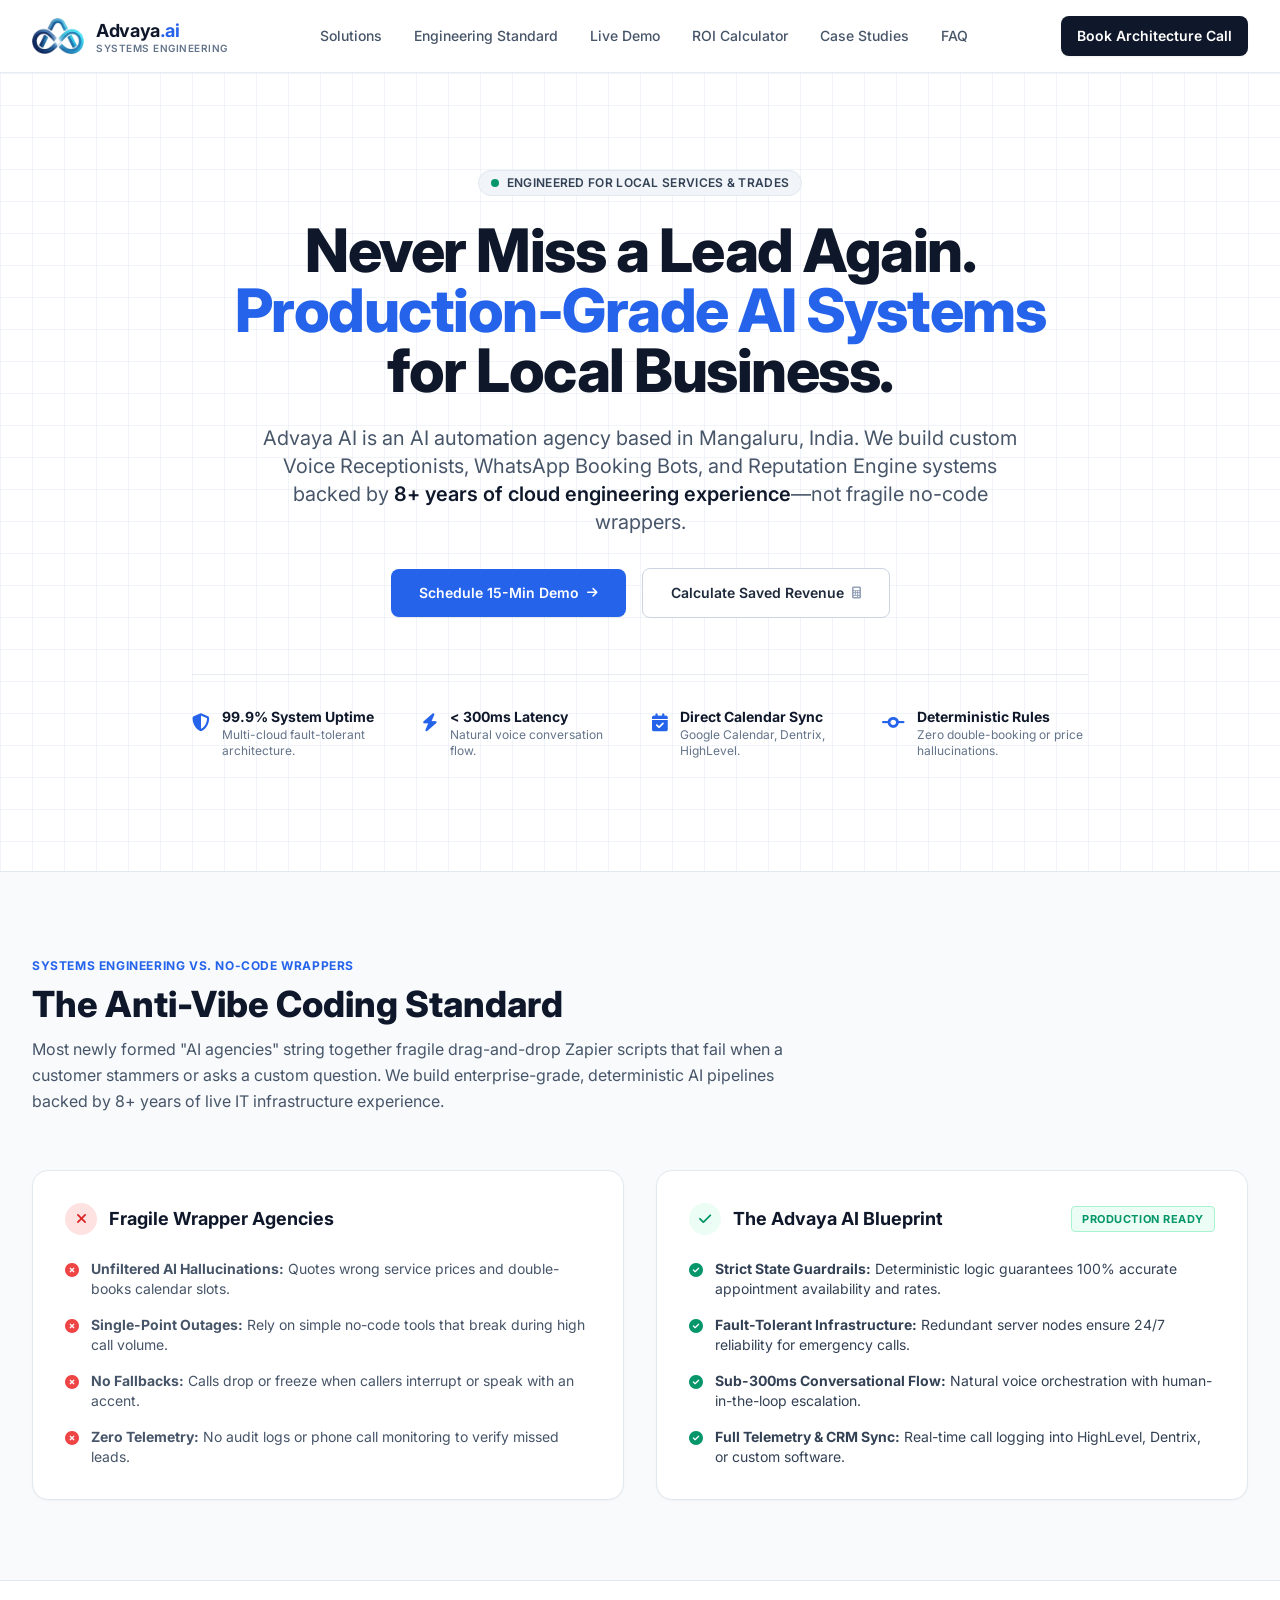
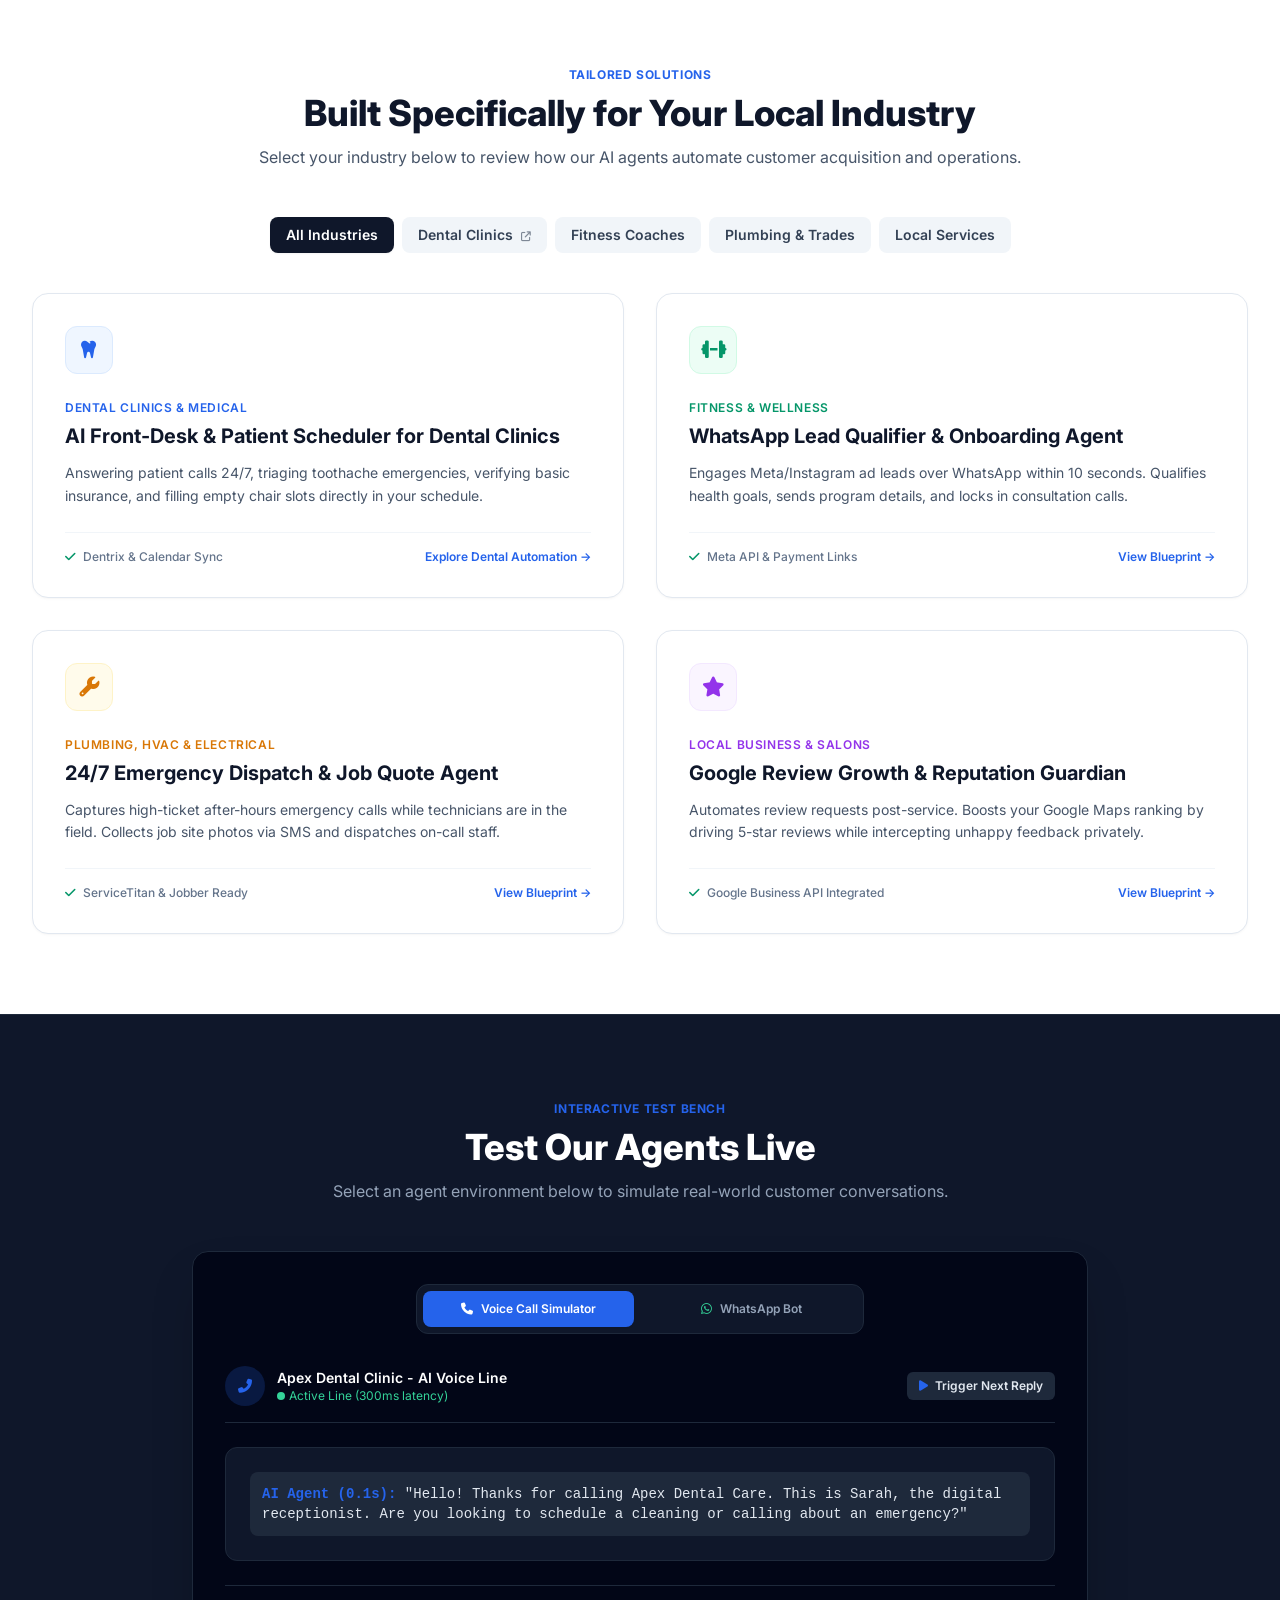
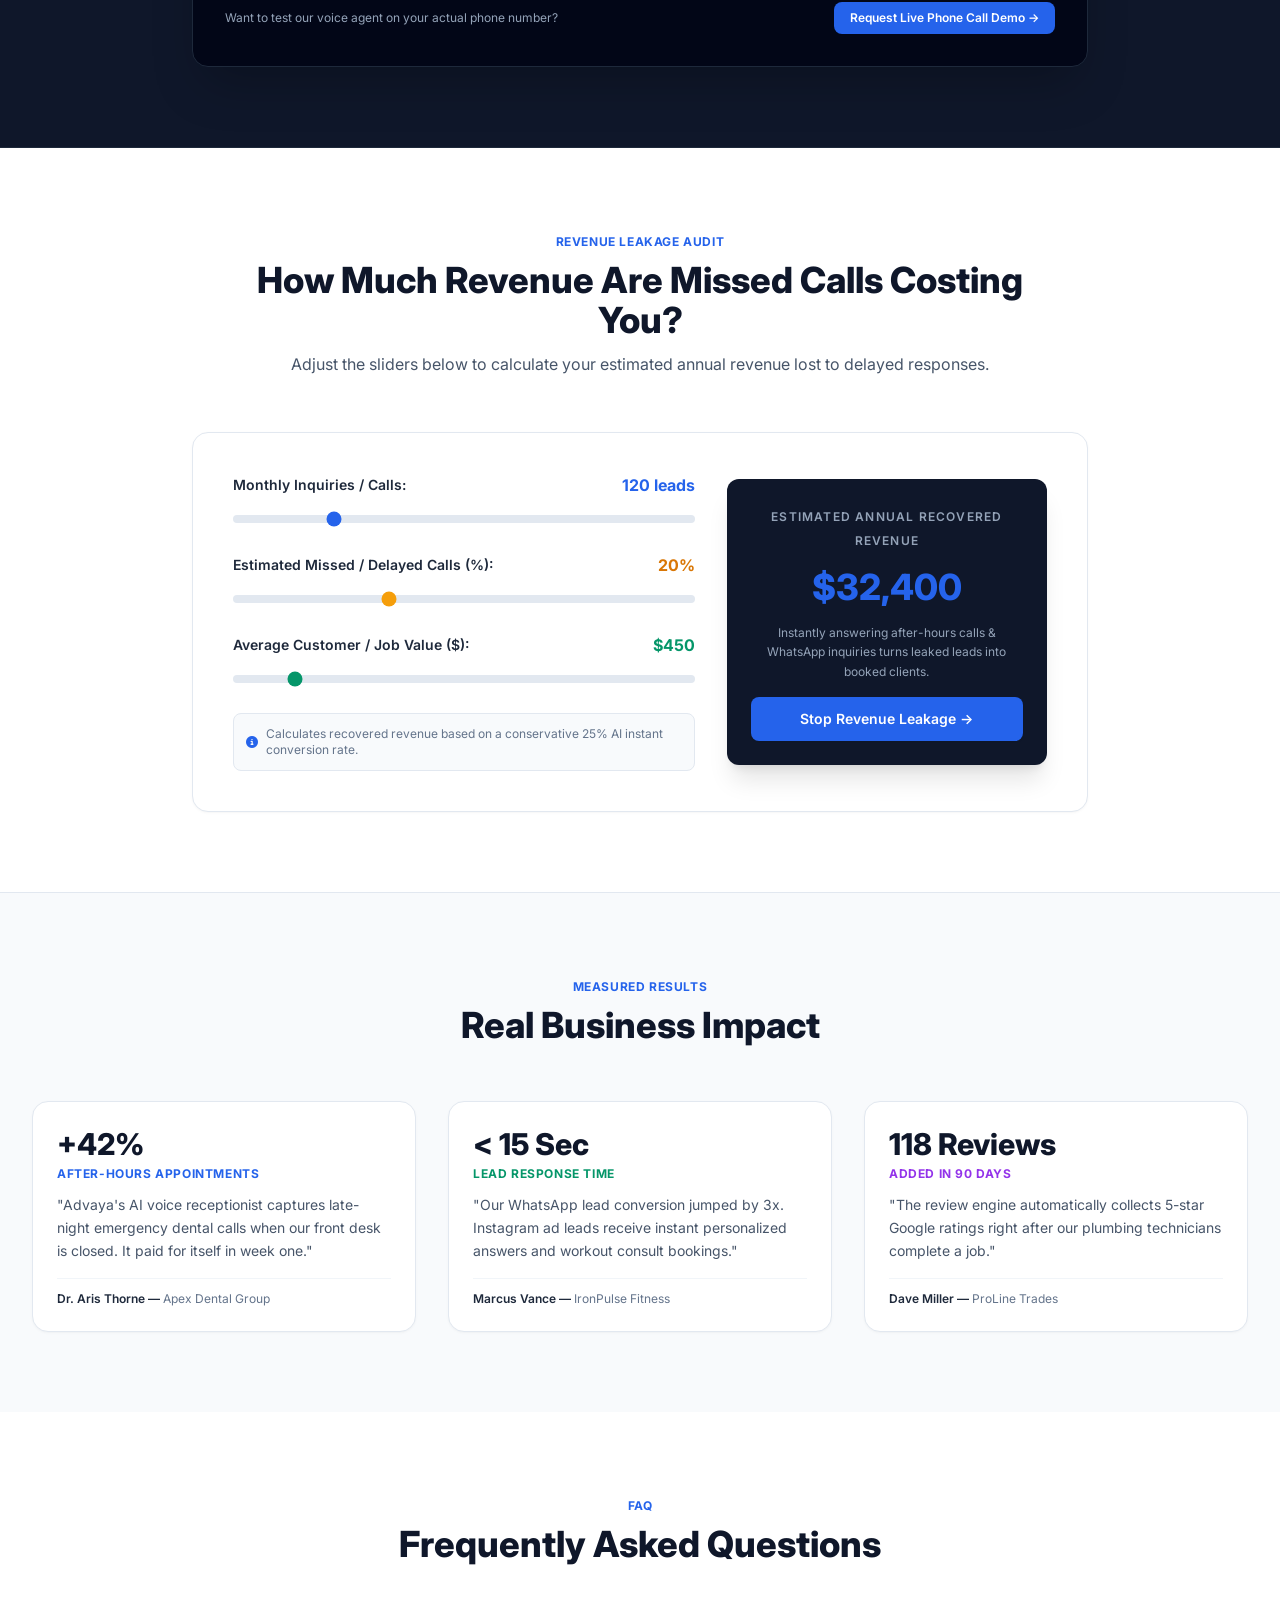
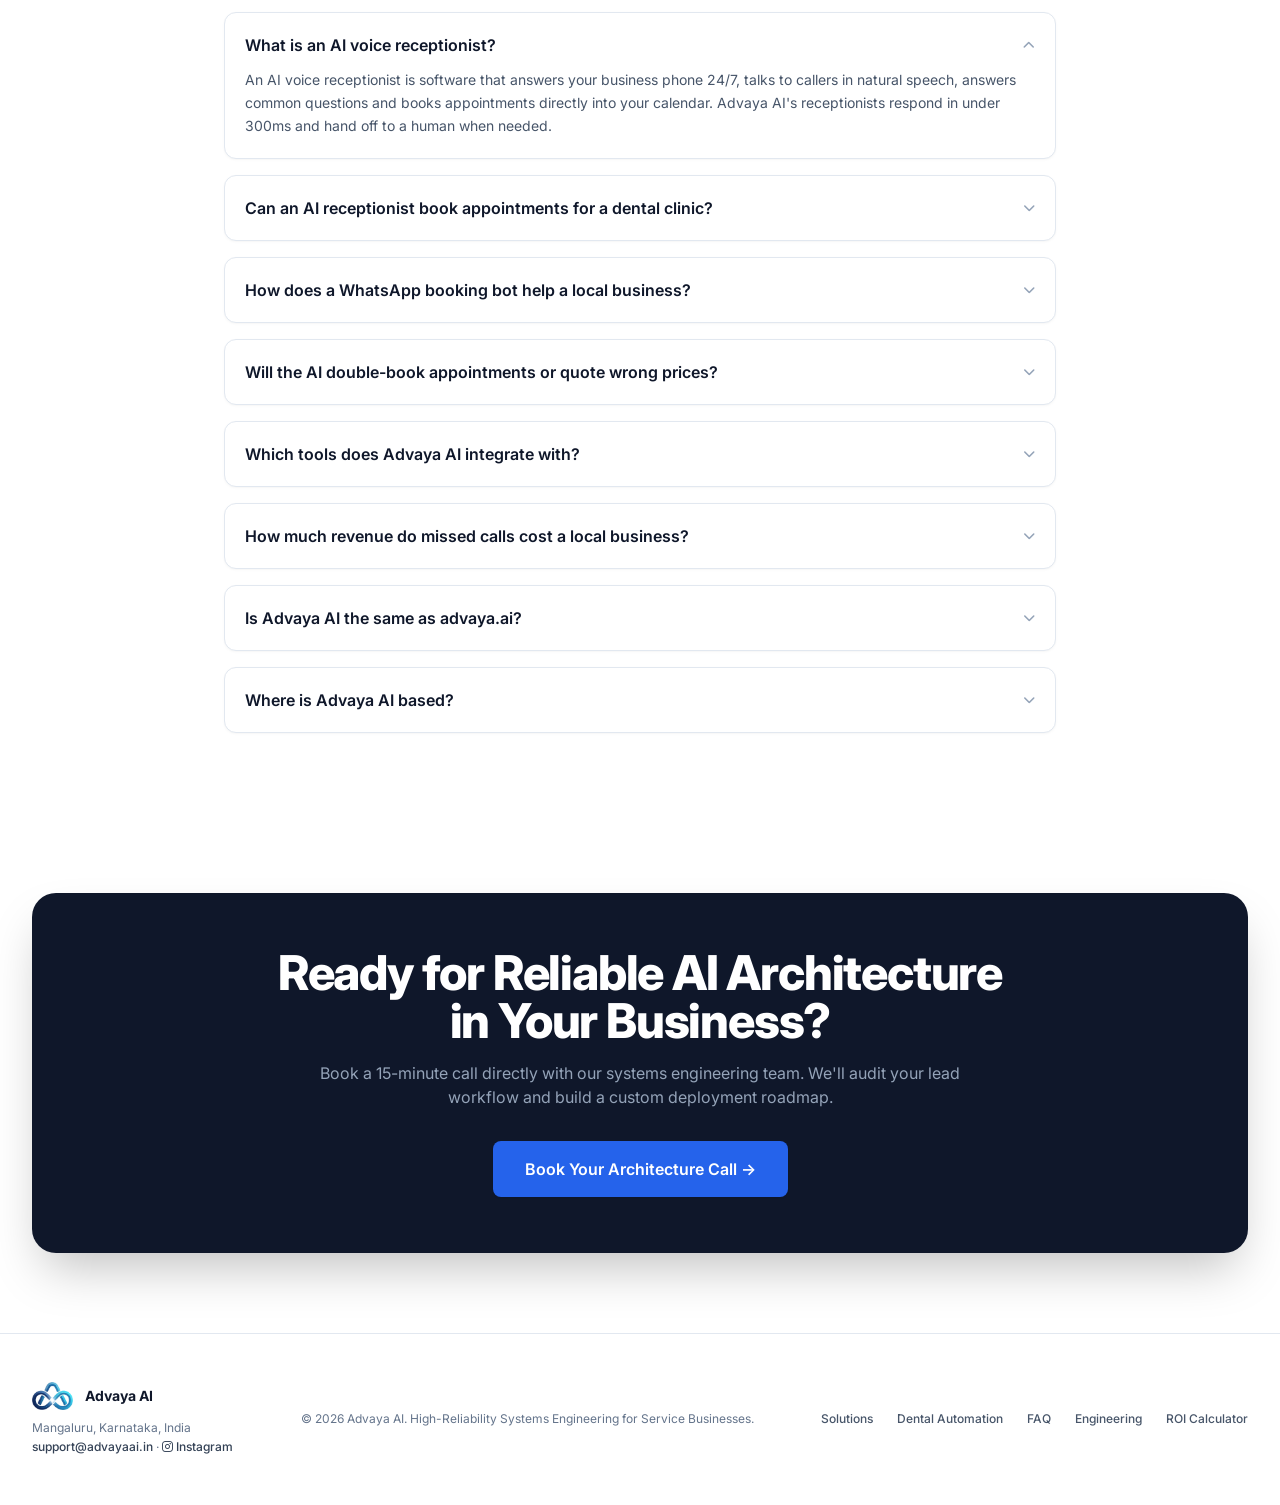
<file: index.html>
<!DOCTYPE html>
<html lang="en" class="scroll-smooth">
<head>
    <meta charset="UTF-8">
    <meta name="viewport" content="width=device-width, initial-scale=1.0">
    <title>Advaya AI | AI Receptionists & WhatsApp Booking Bots</title>
    <meta name="description" content="Advaya AI is an AI automation agency in Mangaluru, India, building AI voice receptionists, WhatsApp booking bots and review automation for local businesses.">
    <meta name="robots" content="index, follow, max-image-preview:large, max-snippet:-1, max-video-preview:-1">
    <meta name="author" content="Advaya AI">
    <meta name="theme-color" content="#0F172A">
    <link rel="canonical" href="https://advayaai.in/">
    <link rel="icon" href="/favicon.ico" sizes="48x48">
    <link rel="icon" type="image/png" sizes="48x48" href="/assets/favicon-48.png">
    <link rel="icon" type="image/png" sizes="96x96" href="/assets/favicon-96.png">
    <link rel="icon" type="image/png" sizes="192x192" href="/assets/favicon-192.png">
    <link rel="apple-touch-icon" href="/assets/apple-touch-icon.png">

    <!-- Open Graph / Social -->
    <meta property="og:type" content="website">
    <meta property="og:site_name" content="Advaya AI">
    <meta property="og:title" content="Advaya AI | AI Receptionists & WhatsApp Booking Bots">
    <meta property="og:description" content="24/7 AI receptionists, WhatsApp lead bots and review automation for dental clinics, gyms, trades and local services. Built by cloud engineers, not no-code wrappers.">
    <meta property="og:url" content="https://advayaai.in/">
    <meta property="og:locale" content="en_US">
    <meta property="og:image" content="https://advayaai.in/assets/og-image.jpg">
    <meta property="og:image:width" content="1200">
    <meta property="og:image:height" content="630">
    <meta property="og:image:alt" content="Advaya AI logo with tagline: AI voice receptionists, WhatsApp booking bots and review automation for local businesses">
    <meta name="twitter:image" content="https://advayaai.in/assets/og-image.jpg">
    <meta name="twitter:card" content="summary_large_image">
    <meta name="twitter:title" content="Advaya AI | AI Voice Receptionist & WhatsApp Booking Bots">
    <meta name="twitter:description" content="Never miss a lead again. Production-grade AI systems for local businesses.">

    <!-- Structured data (SEO + Answer Engines) -->
    <script type="application/ld+json">
    {
      "@context": "https://schema.org",
      "@graph": [
        {
          "@type": "Organization",
          "@id": "https://advayaai.in/#organization",
          "name": "Advaya AI",
          "url": "https://advayaai.in/",
          "logo": {
            "@type": "ImageObject",
            "url": "https://advayaai.in/assets/logo-512.png",
            "width": 512,
            "height": 512
          },
          "image": "https://advayaai.in/assets/og-image.jpg",
          "description": "Advaya AI (advayaai.in) is an AI automation agency based in Mangaluru, India, that builds production-grade AI voice receptionists, WhatsApp booking bots and reputation automation for local service businesses. Not affiliated with advaya.ai.",
          "email": "support@advayaai.in",
          "address": {
            "@type": "PostalAddress",
            "addressLocality": "Mangaluru",
            "addressRegion": "Karnataka",
            "addressCountry": "IN"
          },
          "contactPoint": {
            "@type": "ContactPoint",
            "contactType": "customer support",
            "email": "support@advayaai.in",
            "availableLanguage": [
              "English"
            ]
          },
          "sameAs": [
            "https://www.instagram.com/advaya__ai/",
            "https://dental.advayaai.in/"
          ],
          "knowsAbout": [
            "AI voice receptionist",
            "WhatsApp chatbot",
            "Appointment scheduling automation",
            "Dental practice automation",
            "Google review automation",
            "Lead qualification"
          ],
          "alternateName": [
            "Advaya AI Agency",
            "advayaai.in"
          ],
          "areaServed": [
            "IN",
            "US",
            "AE",
            "GB"
          ]
        },
        {
          "@type": "WebSite",
          "@id": "https://advayaai.in/#website",
          "url": "https://advayaai.in/",
          "name": "Advaya AI",
          "publisher": {
            "@id": "https://advayaai.in/#organization"
          },
          "inLanguage": "en"
        },
        {
          "@type": "WebPage",
          "@id": "https://advayaai.in/#webpage",
          "url": "https://advayaai.in/",
          "name": "AI Voice Receptionist & WhatsApp Booking Bots for Local Businesses",
          "isPartOf": {
            "@id": "https://advayaai.in/#website"
          },
          "about": {
            "@id": "https://advayaai.in/#organization"
          },
          "speakable": {
            "@type": "SpeakableSpecification",
            "cssSelector": [
              "h1",
              "#hero-summary",
              "#faq"
            ]
          }
        },
        {
          "@type": "ProfessionalService",
          "@id": "https://advayaai.in/#service",
          "name": "Advaya AI",
          "url": "https://advayaai.in/",
          "provider": {
            "@id": "https://advayaai.in/#organization"
          },
          "areaServed": "Worldwide",
          "hasOfferCatalog": {
            "@type": "OfferCatalog",
            "name": "AI Automation Services",
            "itemListElement": [
              {
                "@type": "Offer",
                "itemOffered": {
                  "@type": "Service",
                  "name": "Dental Clinic AI Front-Desk & Patient Scheduler",
                  "url": "https://dental.advayaai.in/",
                  "description": "24/7 AI receptionist that answers patient calls, triages dental emergencies, verifies basic insurance and books appointments into Dentrix or Google Calendar."
                }
              },
              {
                "@type": "Offer",
                "itemOffered": {
                  "@type": "Service",
                  "name": "WhatsApp Lead Qualifier & Onboarding Agent",
                  "description": "Responds to Meta and Instagram ad leads on WhatsApp within 10 seconds, qualifies goals and books consultations for fitness and wellness businesses."
                }
              },
              {
                "@type": "Offer",
                "itemOffered": {
                  "@type": "Service",
                  "name": "24/7 Emergency Dispatch & Job Quote Agent",
                  "description": "Captures after-hours plumbing, HVAC and electrical emergency calls, collects job photos via SMS and dispatches on-call technicians."
                }
              },
              {
                "@type": "Offer",
                "itemOffered": {
                  "@type": "Service",
                  "name": "Google Review Growth & Reputation Guardian",
                  "description": "Automates post-service Google review requests and routes unhappy feedback privately to improve local Google Maps ranking."
                }
              }
            ]
          }
        },
        {
          "@type": "FAQPage",
          "@id": "https://advayaai.in/#faq",
          "mainEntity": [
            {
              "@type": "Question",
              "name": "What is an AI voice receptionist?",
              "acceptedAnswer": {
                "@type": "Answer",
                "text": "An AI voice receptionist is software that answers your business phone 24/7, talks to callers in natural speech, answers common questions and books appointments directly into your calendar. Advaya AI's receptionists respond in under 300ms and hand off to a human when needed."
              }
            },
            {
              "@type": "Question",
              "name": "Can an AI receptionist book appointments for a dental clinic?",
              "acceptedAnswer": {
                "@type": "Answer",
                "text": "Yes. Advaya AI's dental front-desk agent answers patient calls, triages toothache emergencies, verifies basic insurance details and books open chair slots directly into Dentrix or Google Calendar, including after hours."
              }
            },
            {
              "@type": "Question",
              "name": "How does a WhatsApp booking bot help a local business?",
              "acceptedAnswer": {
                "@type": "Answer",
                "text": "A WhatsApp booking bot replies to new leads within seconds, asks qualifying questions, shares service details and books a consultation. Fast replies stop ad leads going cold and raise conversion rates."
              }
            },
            {
              "@type": "Question",
              "name": "Will the AI double-book appointments or quote wrong prices?",
              "acceptedAnswer": {
                "@type": "Answer",
                "text": "No. Advaya AI uses deterministic rules and state guardrails, so availability and pricing come from your real calendar and price list rather than being generated by the AI model."
              }
            },
            {
              "@type": "Question",
              "name": "Which tools does Advaya AI integrate with?",
              "acceptedAnswer": {
                "@type": "Answer",
                "text": "Advaya AI integrates with Google Calendar, Dentrix, HighLevel, ServiceTitan, Jobber, the Meta WhatsApp Business API, payment links and the Google Business Profile API, plus custom software through APIs."
              }
            },
            {
              "@type": "Question",
              "name": "How much revenue do missed calls cost a local business?",
              "acceptedAnswer": {
                "@type": "Answer",
                "text": "A business with 120 monthly inquiries, a 20% missed-call rate and a $450 average job value can recover about $32,400 per year by answering every call instantly, assuming a conservative 25% conversion rate on recovered leads."
              }
            },
            {
              "@type": "Question",
              "name": "Is Advaya AI the same as advaya.ai?",
              "acceptedAnswer": {
                "@type": "Answer",
                "text": "No. Advaya AI, at advayaai.in, is an AI automation agency based in Mangaluru, India, that builds AI voice receptionists, WhatsApp booking bots and review automation for local businesses. It is not affiliated with advaya.ai or with other similarly named companies such as Advaiya or AdvayAI."
              }
            },
            {
              "@type": "Question",
              "name": "Where is Advaya AI based?",
              "acceptedAnswer": {
                "@type": "Answer",
                "text": "Advaya AI is based in Mangaluru, Karnataka, India, and works with clinics and local service businesses in India, the US, the UAE and the UK. You can reach the team at support@advayaai.in."
              }
            }
          ]
        }
      ]
    }
    </script>
    <!-- Tailwind CSS, prebuilt (see tailwind/tailwind.config.js for the rebuild command) -->
    <link rel="stylesheet" href="/assets/tailwind.css">
    <!-- Font Awesome Icons -->
    <link rel="stylesheet" href="https://cdnjs.cloudflare.com/ajax/libs/font-awesome/6.5.1/css/all.min.css">
    <!-- Google Fonts: Inter -->
    <link rel="preconnect" href="https://fonts.googleapis.com">
    <link rel="preconnect" href="https://fonts.gstatic.com" crossorigin>
    <link href="https://fonts.googleapis.com/css2?family=Inter:wght@300;400;500;600;700;800&display=swap" rel="stylesheet">
    <style>
        body {
            background-color: #FFFFFF;
            color: #0F172A;
            font-family: 'Inter', sans-serif;
            -webkit-font-smoothing: antialiased;
        }

        .clean-card {
            background-color: #FFFFFF;
            border: 1px solid #E2E8F0;
            box-shadow: 0 1px 3px 0 rgba(15, 23, 42, 0.03), 0 1px 2px -1px rgba(15, 23, 42, 0.03);
            transition: all 0.2s ease-in-out;
        }

        .clean-card-hover:hover {
            border-color: #CBD5E1;
            box-shadow: 0 10px 25px -5px rgba(15, 23, 42, 0.08), 0 8px 10px -6px rgba(15, 23, 42, 0.04);
            transform: translateY(-2px);
        }

        .subtle-grid-bg {
            background-size: 32px 32px;
            background-image: linear-gradient(to right, rgba(226, 232, 240, 0.5) 1px, transparent 1px),
                              linear-gradient(to bottom, rgba(226, 232, 240, 0.5) 1px, transparent 1px);
        }

        /* Custom Scrollbar */
        ::-webkit-scrollbar {
            width: 8px;
        }
        ::-webkit-scrollbar-track {
            background: #F8FAFC;
        }
        ::-webkit-scrollbar-thumb {
            background: #CBD5E1;
            border-radius: 4px;
        }
        ::-webkit-scrollbar-thumb:hover {
            background: #94A3B8;
        }

        .call-pulse {
            animation: pulseRing 2s infinite;
        }
        @keyframes pulseRing {
            0% { box-shadow: 0 0 0 0 rgba(37, 99, 235, 0.4); }
            70% { box-shadow: 0 0 0 12px rgba(37, 99, 235, 0); }
            100% { box-shadow: 0 0 0 0 rgba(37, 99, 235, 0); }
        }
    </style>
</head>
<body class="selection:bg-brand-blue selection:text-white">

    <!-- HEADER / NAVIGATION -->
    <header class="sticky top-0 z-40 bg-white/90 backdrop-blur-md border-b border-slate-200/80">
        <div class="max-w-7xl mx-auto px-4 sm:px-6 lg:px-8 h-18 py-4 flex items-center justify-between">
            
            <!-- Logo -->
            <a href="/" class="flex items-center gap-3" aria-label="Advaya AI home">
                <img src="assets/logo.png" alt="Advaya AI logo" width="52" height="36" class="h-9 w-auto" fetchpriority="high">
                <div>
                    <span class="text-lg font-bold tracking-tight text-slate-900">Advaya<span class="text-brand-blue">.ai</span></span>
                    <span class="block text-[10px] uppercase font-semibold text-slate-500 tracking-wider -mt-1">Systems Engineering</span>
                </div>
            </a>

            <!-- Desktop Nav Links -->
            <nav aria-label="Main navigation" class="hidden md:flex items-center gap-8 text-sm font-medium text-slate-600">
                <a href="#solutions" class="hover:text-slate-900 transition-colors">Solutions</a>
                <a href="#differentiator" class="hover:text-slate-900 transition-colors">Engineering Standard</a>
                <a href="#simulator" class="hover:text-slate-900 transition-colors">Live Demo</a>
                <a href="#roi-calculator" class="hover:text-slate-900 transition-colors">ROI Calculator</a>
                <a href="#case-studies" class="hover:text-slate-900 transition-colors">Case Studies</a>
                <a href="#faq" class="hover:text-slate-900 transition-colors">FAQ</a>
            </nav>

            <!-- CTA Button -->
            <div class="flex items-center gap-4">
                <button onclick="openBookingModal()" class="hidden sm:inline-flex items-center justify-center px-4 py-2.5 rounded-lg bg-slate-900 hover:bg-slate-800 text-white text-sm font-semibold transition-all shadow-sm">
                    Book Architecture Call
                </button>
                <button onclick="toggleMobileMenu()" aria-label="Toggle menu" aria-controls="mobile-menu" class="md:hidden text-slate-600 hover:text-slate-900 p-2">
                    <i class="fa-solid fa-bars text-xl" id="menu-icon"></i>
                </button>
            </div>
        </div>

        <!-- Mobile Navigation Menu -->
        <div id="mobile-menu" class="hidden md:hidden bg-white border-b border-slate-200 px-6 py-5 space-y-4">
            <a href="#solutions" onclick="toggleMobileMenu()" class="block text-slate-600 hover:text-slate-900 font-medium text-sm">Solutions</a>
            <a href="#differentiator" onclick="toggleMobileMenu()" class="block text-slate-600 hover:text-slate-900 font-medium text-sm">Engineering Standard</a>
            <a href="#simulator" onclick="toggleMobileMenu()" class="block text-slate-600 hover:text-slate-900 font-medium text-sm">Live Demo</a>
            <a href="#roi-calculator" onclick="toggleMobileMenu()" class="block text-slate-600 hover:text-slate-900 font-medium text-sm">ROI Calculator</a>
            <a href="#case-studies" onclick="toggleMobileMenu()" class="block text-slate-600 hover:text-slate-900 font-medium text-sm">Case Studies</a>
            <a href="#faq" onclick="toggleMobileMenu()" class="block text-slate-600 hover:text-slate-900 font-medium text-sm">FAQ</a>
            <button onclick="toggleMobileMenu(); openBookingModal();" class="w-full py-2.5 rounded-lg bg-slate-900 text-white font-semibold text-sm">
                Book Architecture Call
            </button>
        </div>
    </header>

    <main id="main">
    <!-- HERO SECTION -->
    <section class="relative pt-16 pb-20 md:pt-24 md:pb-28 px-4 sm:px-6 lg:px-8 max-w-7xl mx-auto subtle-grid-bg">
        <div class="text-center max-w-4xl mx-auto">
            
            <!-- Badge -->
            <div class="inline-flex items-center gap-2 px-3 py-1 rounded-full bg-slate-100 border border-slate-200 text-slate-700 text-xs font-semibold tracking-wide mb-6">
                <span class="w-2 h-2 rounded-full bg-brand-emerald"></span>
                <span>ENGINEERED FOR LOCAL SERVICES & TRADES</span>
            </div>

            <!-- Headline -->
            <h1 class="text-4xl sm:text-6xl font-extrabold text-slate-900 tracking-tight leading-[1.15]">
                Never Miss a Lead Again. <br class="hidden sm:inline">
                <span class="text-brand-blue">Production-Grade AI Systems</span> for Local Business.
            </h1>

            <!-- Subheadline -->
            <p id="hero-summary" class="mt-6 text-lg sm:text-xl text-slate-600 font-normal leading-relaxed max-w-3xl mx-auto">
                Advaya AI is an AI automation agency based in Mangaluru, India. We build custom Voice Receptionists, WhatsApp Booking Bots, and Reputation Engine systems backed by <strong class="text-slate-900 font-semibold">8+ years of cloud engineering experience</strong>—not fragile no-code wrappers.
            </p>

            <!-- CTAs -->
            <div class="mt-8 flex flex-col sm:flex-row items-center justify-center gap-4">
                <button onclick="openBookingModal()" class="w-full sm:w-auto px-7 py-3.5 rounded-lg bg-brand-blue hover:bg-brand-blueDark text-white font-semibold text-sm shadow-sm transition-all flex items-center justify-center gap-2">
                    Schedule 15-Min Demo <i class="fa-solid fa-arrow-right text-xs"></i>
                </button>
                <a href="#roi-calculator" class="w-full sm:w-auto px-7 py-3.5 rounded-lg bg-white border border-slate-300 hover:bg-slate-50 text-slate-800 font-semibold text-sm transition-all flex items-center justify-center gap-2">
                    Calculate Saved Revenue <i class="fa-solid fa-calculator text-slate-400 text-xs"></i>
                </a>
            </div>

            <!-- Key Trust Badges -->
            <div class="mt-14 pt-8 border-t border-slate-200/80 grid grid-cols-2 md:grid-cols-4 gap-6 text-left">
                <div class="flex items-start gap-3">
                    <div class="text-brand-blue text-lg mt-0.5"><i class="fa-solid fa-shield-halved"></i></div>
                    <div>
                        <p class="text-sm font-bold text-slate-900">99.9% System Uptime</p>
                        <p class="text-xs text-slate-500">Multi-cloud fault-tolerant architecture.</p>
                    </div>
                </div>
                <div class="flex items-start gap-3">
                    <div class="text-brand-blue text-lg mt-0.5"><i class="fa-solid fa-bolt"></i></div>
                    <div>
                        <p class="text-sm font-bold text-slate-900">&lt; 300ms Latency</p>
                        <p class="text-xs text-slate-500">Natural voice conversation flow.</p>
                    </div>
                </div>
                <div class="flex items-start gap-3">
                    <div class="text-brand-blue text-lg mt-0.5"><i class="fa-solid fa-calendar-check"></i></div>
                    <div>
                        <p class="text-sm font-bold text-slate-900">Direct Calendar Sync</p>
                        <p class="text-xs text-slate-500">Google Calendar, Dentrix, HighLevel.</p>
                    </div>
                </div>
                <div class="flex items-start gap-3">
                    <div class="text-brand-blue text-lg mt-0.5"><i class="fa-solid fa-code-commit"></i></div>
                    <div>
                        <p class="text-sm font-bold text-slate-900">Deterministic Rules</p>
                        <p class="text-xs text-slate-500">Zero double-booking or price hallucinations.</p>
                    </div>
                </div>
            </div>

        </div>
    </section>

    <!-- DIFFERENTIATION SECTION ("Anti-Vibe Coding") -->
    <section id="differentiator" class="py-20 bg-slate-50 border-y border-slate-200">
        <div class="max-w-7xl mx-auto px-4 sm:px-6 lg:px-8">
            
            <div class="max-w-3xl mb-14">
                <span class="text-xs font-bold uppercase tracking-wider text-brand-blue">Systems Engineering vs. No-Code Wrappers</span>
                <h2 class="text-3xl sm:text-4xl font-extrabold text-slate-900 mt-2">The Anti-Vibe Coding Standard</h2>
                <p class="mt-3 text-slate-600 text-base leading-relaxed">
                    Most newly formed "AI agencies" string together fragile drag-and-drop Zapier scripts that fail when a customer stammers or asks a custom question. We build enterprise-grade, deterministic AI pipelines backed by 8+ years of live IT infrastructure experience.
                </p>
            </div>

            <!-- Side-by-side Matrix -->
            <div class="grid grid-cols-1 lg:grid-cols-2 gap-8">
                
                <!-- Wrapper Agencies -->
                <div class="clean-card rounded-2xl p-6 sm:p-8 border-l-4 border-l-red-500 bg-white">
                    <div class="flex items-center gap-3 mb-6">
                        <div class="w-8 h-8 rounded-full bg-red-100 text-red-600 flex items-center justify-center font-bold text-sm">
                            <i class="fa-solid fa-xmark"></i>
                        </div>
                        <h3 class="text-lg font-bold text-slate-900">Fragile Wrapper Agencies</h3>
                    </div>

                    <ul class="space-y-4 text-sm text-slate-600">
                        <li class="flex items-start gap-3">
                            <i class="fa-solid fa-circle-xmark text-red-500 mt-1 shrink-0"></i>
                            <span><strong>Unfiltered AI Hallucinations:</strong> Quotes wrong service prices and double-books calendar slots.</span>
                        </li>
                        <li class="flex items-start gap-3">
                            <i class="fa-solid fa-circle-xmark text-red-500 mt-1 shrink-0"></i>
                            <span><strong>Single-Point Outages:</strong> Rely on simple no-code tools that break during high call volume.</span>
                        </li>
                        <li class="flex items-start gap-3">
                            <i class="fa-solid fa-circle-xmark text-red-500 mt-1 shrink-0"></i>
                            <span><strong>No Fallbacks:</strong> Calls drop or freeze when callers interrupt or speak with an accent.</span>
                        </li>
                        <li class="flex items-start gap-3">
                            <i class="fa-solid fa-circle-xmark text-red-500 mt-1 shrink-0"></i>
                            <span><strong>Zero Telemetry:</strong> No audit logs or phone call monitoring to verify missed leads.</span>
                        </li>
                    </ul>
                </div>

                <!-- Advaya AI Standard -->
                <div class="clean-card rounded-2xl p-6 sm:p-8 border-l-4 border-l-brand-emerald bg-white shadow-md">
                    <div class="flex items-center justify-between mb-6">
                        <div class="flex items-center gap-3">
                            <div class="w-8 h-8 rounded-full bg-brand-emeraldLight text-brand-emerald flex items-center justify-center font-bold text-sm">
                                <i class="fa-solid fa-check"></i>
                            </div>
                            <h3 class="text-lg font-bold text-slate-900">The Advaya AI Blueprint</h3>
                        </div>
                        <span class="text-[11px] font-bold uppercase tracking-wider text-brand-emerald bg-emerald-50 px-2.5 py-1 rounded border border-emerald-200">Production Ready</span>
                    </div>

                    <ul class="space-y-4 text-sm text-slate-700">
                        <li class="flex items-start gap-3">
                            <i class="fa-solid fa-circle-check text-brand-emerald mt-1 shrink-0"></i>
                            <span><strong>Strict State Guardrails:</strong> Deterministic logic guarantees 100% accurate appointment availability and rates.</span>
                        </li>
                        <li class="flex items-start gap-3">
                            <i class="fa-solid fa-circle-check text-brand-emerald mt-1 shrink-0"></i>
                            <span><strong>Fault-Tolerant Infrastructure:</strong> Redundant server nodes ensure 24/7 reliability for emergency calls.</span>
                        </li>
                        <li class="flex items-start gap-3">
                            <i class="fa-solid fa-circle-check text-brand-emerald mt-1 shrink-0"></i>
                            <span><strong>Sub-300ms Conversational Flow:</strong> Natural voice orchestration with human-in-the-loop escalation.</span>
                        </li>
                        <li class="flex items-start gap-3">
                            <i class="fa-solid fa-circle-check text-brand-emerald mt-1 shrink-0"></i>
                            <span><strong>Full Telemetry & CRM Sync:</strong> Real-time call logging into HighLevel, Dentrix, or custom software.</span>
                        </li>
                    </ul>
                </div>

            </div>
        </div>
    </section>

    <!-- SOLUTIONS SHOWCASE (FILTERABLE TABBED) -->
    <section id="solutions" class="py-20 max-w-7xl mx-auto px-4 sm:px-6 lg:px-8">
        <div class="text-center max-w-3xl mx-auto mb-12">
            <span class="text-xs font-bold uppercase tracking-wider text-brand-blue">Tailored Solutions</span>
            <h2 class="text-3xl sm:text-4xl font-extrabold text-slate-900 mt-2">Built Specifically for Your Local Industry</h2>
            <p class="mt-3 text-slate-600 text-base">Select your industry below to review how our AI agents automate customer acquisition and operations.</p>
        </div>

        <!-- Filter Buttons -->
        <div class="flex flex-wrap items-center justify-center gap-2 mb-10">
            <button onclick="filterIndustry('all')" id="filter-all" class="ind-filter-btn px-4 py-2 rounded-lg text-sm font-semibold transition-all bg-slate-900 text-white shadow-sm">All Industries</button>
            <a href="https://dental.advayaai.in/" id="filter-dental" title="AI automation for dental clinics" class="px-4 py-2 rounded-lg text-sm font-semibold transition-all bg-slate-100 text-slate-700 hover:bg-slate-200">Dental Clinics <i class="fa-solid fa-arrow-up-right-from-square text-[10px] ml-1 opacity-60" aria-hidden="true"></i></a>
            <button onclick="filterIndustry('fitness')" id="filter-fitness" class="ind-filter-btn px-4 py-2 rounded-lg text-sm font-semibold transition-all bg-slate-100 text-slate-700 hover:bg-slate-200">Fitness Coaches</button>
            <button onclick="filterIndustry('trades')" id="filter-trades" class="ind-filter-btn px-4 py-2 rounded-lg text-sm font-semibold transition-all bg-slate-100 text-slate-700 hover:bg-slate-200">Plumbing & Trades</button>
            <button onclick="filterIndustry('services')" id="filter-services" class="ind-filter-btn px-4 py-2 rounded-lg text-sm font-semibold transition-all bg-slate-100 text-slate-700 hover:bg-slate-200">Local Services</button>
        </div>

        <!-- Industry Cards Grid -->
        <div class="grid grid-cols-1 md:grid-cols-2 gap-8">
            
            <!-- Dental Card -->
            <div class="ind-card clean-card clean-card-hover rounded-2xl p-6 sm:p-8 flex flex-col justify-between" data-category="dental">
                <div>
                    <div class="w-12 h-12 rounded-xl bg-blue-50 border border-blue-100 text-brand-blue flex items-center justify-center text-xl mb-5">
                        <i class="fa-solid fa-tooth"></i>
                    </div>
                    <span class="text-xs font-semibold text-brand-blue uppercase tracking-wider">Dental Clinics & Medical</span>
                    <h3 class="text-xl font-bold text-slate-900 mt-1 mb-3"><a href="https://dental.advayaai.in/" class="hover:text-brand-blue transition-colors">AI Front-Desk & Patient Scheduler for Dental Clinics</a></h3>
                    <p class="text-sm text-slate-600 leading-relaxed mb-6">
                        Answering patient calls 24/7, triaging toothache emergencies, verifying basic insurance, and filling empty chair slots directly in your schedule.
                    </p>
                </div>
                <div class="pt-4 border-t border-slate-100 flex items-center justify-between text-xs text-slate-500 font-medium">
                    <span><i class="fa-solid fa-check text-brand-emerald mr-1"></i> Dentrix & Calendar Sync</span>
                    <a href="https://dental.advayaai.in/" class="text-brand-blue font-semibold hover:underline">Explore Dental Automation &rarr;</a>
                </div>
            </div>

            <!-- Fitness Card -->
            <div class="ind-card clean-card clean-card-hover rounded-2xl p-6 sm:p-8 flex flex-col justify-between" data-category="fitness">
                <div>
                    <div class="w-12 h-12 rounded-xl bg-emerald-50 border border-emerald-100 text-brand-emerald flex items-center justify-center text-xl mb-5">
                        <i class="fa-solid fa-dumbbell"></i>
                    </div>
                    <span class="text-xs font-semibold text-brand-emerald uppercase tracking-wider">Fitness & Wellness</span>
                    <h3 class="text-xl font-bold text-slate-900 mt-1 mb-3">WhatsApp Lead Qualifier & Onboarding Agent</h3>
                    <p class="text-sm text-slate-600 leading-relaxed mb-6">
                        Engages Meta/Instagram ad leads over WhatsApp within 10 seconds. Qualifies health goals, sends program details, and locks in consultation calls.
                    </p>
                </div>
                <div class="pt-4 border-t border-slate-100 flex items-center justify-between text-xs text-slate-500 font-medium">
                    <span><i class="fa-solid fa-check text-brand-emerald mr-1"></i> Meta API & Payment Links</span>
                    <button onclick="openBookingModal()" class="text-brand-blue font-semibold hover:underline">View Blueprint &rarr;</button>
                </div>
            </div>

            <!-- Trades Card -->
            <div class="ind-card clean-card clean-card-hover rounded-2xl p-6 sm:p-8 flex flex-col justify-between" data-category="trades">
                <div>
                    <div class="w-12 h-12 rounded-xl bg-amber-50 border border-amber-100 text-amber-600 flex items-center justify-center text-xl mb-5">
                        <i class="fa-solid fa-wrench"></i>
                    </div>
                    <span class="text-xs font-semibold text-amber-600 uppercase tracking-wider">Plumbing, HVAC & Electrical</span>
                    <h3 class="text-xl font-bold text-slate-900 mt-1 mb-3">24/7 Emergency Dispatch & Job Quote Agent</h3>
                    <p class="text-sm text-slate-600 leading-relaxed mb-6">
                        Captures high-ticket after-hours emergency calls while technicians are in the field. Collects job site photos via SMS and dispatches on-call staff.
                    </p>
                </div>
                <div class="pt-4 border-t border-slate-100 flex items-center justify-between text-xs text-slate-500 font-medium">
                    <span><i class="fa-solid fa-check text-brand-emerald mr-1"></i> ServiceTitan & Jobber Ready</span>
                    <button onclick="openBookingModal()" class="text-brand-blue font-semibold hover:underline">View Blueprint &rarr;</button>
                </div>
            </div>

            <!-- Local Services Card -->
            <div class="ind-card clean-card clean-card-hover rounded-2xl p-6 sm:p-8 flex flex-col justify-between" data-category="services">
                <div>
                    <div class="w-12 h-12 rounded-xl bg-purple-50 border border-purple-100 text-purple-600 flex items-center justify-center text-xl mb-5">
                        <i class="fa-solid fa-star"></i>
                    </div>
                    <span class="text-xs font-semibold text-purple-600 uppercase tracking-wider">Local Business & Salons</span>
                    <h3 class="text-xl font-bold text-slate-900 mt-1 mb-3">Google Review Growth & Reputation Guardian</h3>
                    <p class="text-sm text-slate-600 leading-relaxed mb-6">
                        Automates review requests post-service. Boosts your Google Maps ranking by driving 5-star reviews while intercepting unhappy feedback privately.
                    </p>
                </div>
                <div class="pt-4 border-t border-slate-100 flex items-center justify-between text-xs text-slate-500 font-medium">
                    <span><i class="fa-solid fa-check text-brand-emerald mr-1"></i> Google Business API Integrated</span>
                    <button onclick="openBookingModal()" class="text-brand-blue font-semibold hover:underline">View Blueprint &rarr;</button>
                </div>
            </div>

        </div>
    </section>

    <!-- LIVE INTERACTIVE AGENT SIMULATOR -->
    <section id="simulator" class="py-20 bg-slate-900 text-white border-y border-slate-800">
        <div class="max-w-7xl mx-auto px-4 sm:px-6 lg:px-8">
            <div class="text-center max-w-3xl mx-auto mb-12">
                <span class="text-xs font-bold uppercase tracking-wider text-brand-blue">Interactive Test Bench</span>
                <h2 class="text-3xl sm:text-4xl font-extrabold text-white mt-2">Test Our Agents Live</h2>
                <p class="mt-3 text-slate-400 text-base">Select an agent environment below to simulate real-world customer conversations.</p>
            </div>

            <!-- Simulator Container -->
            <div class="max-w-4xl mx-auto bg-slate-950 rounded-2xl border border-slate-800 p-4 sm:p-8 shadow-2xl">
                
                <!-- Toggle Mode Bar -->
                <div class="flex items-center justify-center gap-3 mb-8 p-1.5 bg-slate-900 rounded-xl border border-slate-800 max-w-md mx-auto">
                    <button onclick="switchSim('voice')" id="sim-btn-voice" class="flex-1 py-2.5 px-4 rounded-lg text-xs font-semibold transition-all bg-brand-blue text-white shadow-sm flex items-center justify-center gap-2">
                        <i class="fa-solid fa-phone"></i> Voice Call Simulator
                    </button>
                    <button onclick="switchSim('whatsapp')" id="sim-btn-whatsapp" class="flex-1 py-2.5 px-4 rounded-lg text-xs font-semibold transition-all text-slate-400 hover:text-white flex items-center justify-center gap-2">
                        <i class="fa-brands fa-whatsapp text-emerald-400"></i> WhatsApp Bot
                    </button>
                </div>

                <!-- SIMULATOR VIEW 1: VOICE PHONE CALL -->
                <div id="sim-voice-view" class="space-y-6">
                    <div class="flex items-center justify-between pb-4 border-b border-slate-800">
                        <div class="flex items-center gap-3">
                            <div class="w-10 h-10 rounded-full bg-brand-blue/20 text-brand-blue flex items-center justify-center call-pulse">
                                <i class="fa-solid fa-phone-flip text-sm"></i>
                            </div>
                            <div>
                                <h3 class="text-sm font-semibold text-white">Apex Dental Clinic - AI Voice Line</h3>
                                <p class="text-xs text-emerald-400 flex items-center gap-1"><span class="w-2 h-2 rounded-full bg-emerald-400 animate-pulse"></span> Active Line (300ms latency)</p>
                            </div>
                        </div>
                        <button onclick="playNextVoiceStep()" class="px-3 py-1.5 rounded-md bg-slate-800 hover:bg-slate-700 text-xs font-semibold text-slate-200 transition-colors">
                            <i class="fa-solid fa-play text-xs text-brand-blue mr-1"></i> Trigger Next Reply
                        </button>
                    </div>

                    <!-- Voice Call Transcript Log -->
                    <div id="voice-transcript" class="space-y-3 font-mono text-xs sm:text-sm bg-slate-900 p-4 sm:p-6 rounded-xl border border-slate-800 max-h-64 overflow-y-auto">
                        <div class="p-3 rounded-lg bg-slate-800 text-slate-200">
                            <strong class="text-brand-blue">AI Agent (0.1s):</strong> "Hello! Thanks for calling Apex Dental Care. This is Sarah, the digital receptionist. Are you looking to schedule a cleaning or calling about an emergency?"
                        </div>
                    </div>
                </div>

                <!-- SIMULATOR VIEW 2: WHATSAPP BOT -->
                <div id="sim-whatsapp-view" class="hidden space-y-6">
                    <div class="flex items-center justify-between pb-4 border-b border-slate-800">
                        <div class="flex items-center gap-3">
                            <div class="w-10 h-10 rounded-full bg-emerald-500/20 text-emerald-400 flex items-center justify-center">
                                <i class="fa-brands fa-whatsapp text-lg"></i>
                            </div>
                            <div>
                                <h3 class="text-sm font-semibold text-white">IronPulse Fitness - WhatsApp Assistant</h3>
                                <p class="text-xs text-slate-400">Automated Meta Ad Lead Qualifier</p>
                            </div>
                        </div>
                        <button onclick="sendWaMessage()" class="px-3 py-1.5 rounded-md bg-emerald-600 hover:bg-emerald-500 text-xs font-semibold text-white transition-colors">
                            Simulate Customer Reply <i class="fa-solid fa-paper-plane text-xs ml-1"></i>
                        </button>
                    </div>

                    <!-- WhatsApp Chat Area -->
                    <div id="wa-chat-box" class="space-y-3 font-sans text-xs sm:text-sm bg-slate-900 p-4 sm:p-6 rounded-xl border border-slate-800 max-h-64 overflow-y-auto">
                        <div class="flex gap-2 max-w-[85%]">
                            <div class="p-3 rounded-2xl rounded-tl-none bg-slate-800 text-slate-200 border border-slate-700">
                                👋 Hey there! Thanks for clicking our Instagram ad. Coach Marcus saw you were interested in the 12-Week Transformation. What's your top goal right now?
                            </div>
                        </div>
                    </div>
                </div>

                <!-- Bottom Bar -->
                <div class="mt-6 pt-4 border-t border-slate-800 flex flex-col sm:flex-row items-center justify-between gap-4 text-xs text-slate-400">
                    <span>Want to test our voice agent on your actual phone number?</span>
                    <button onclick="openBookingModal()" class="px-4 py-2 rounded-lg bg-brand-blue hover:bg-brand-blueDark text-white font-semibold text-xs transition-colors">
                        Request Live Phone Call Demo &rarr;
                    </button>
                </div>

            </div>
        </div>
    </section>

    <!-- LOST REVENUE & ROI CALCULATOR -->
    <section id="roi-calculator" class="py-20 max-w-7xl mx-auto px-4 sm:px-6 lg:px-8">
        <div class="text-center max-w-3xl mx-auto mb-14">
            <span class="text-xs font-bold uppercase tracking-wider text-brand-blue">Revenue Leakage Audit</span>
            <h2 class="text-3xl sm:text-4xl font-extrabold text-slate-900 mt-2">How Much Revenue Are Missed Calls Costing You?</h2>
            <p class="mt-3 text-slate-600 text-base">Adjust the sliders below to calculate your estimated annual revenue lost to delayed responses.</p>
        </div>

        <div class="clean-card rounded-2xl p-6 sm:p-10 max-w-4xl mx-auto grid grid-cols-1 lg:grid-cols-12 gap-8 items-center bg-white shadow-md">
            
            <!-- Sliders Column -->
            <div class="lg:col-span-7 space-y-6">
                
                <!-- Slider 1: Monthly Inquiries -->
                <div>
                    <div class="flex justify-between items-center text-sm font-semibold text-slate-800 mb-2">
                        <label>Monthly Inquiries / Calls:</label>
                        <span id="calc-leads-val" class="text-brand-blue font-bold text-base">120 leads</span>
                    </div>
                    <input type="range" id="calc-leads" min="20" max="500" value="120" step="10" oninput="runCalculator()" class="w-full h-2 bg-slate-200 rounded-lg appearance-none cursor-pointer accent-brand-blue">
                </div>

                <!-- Slider 2: Missed Rate % -->
                <div>
                    <div class="flex justify-between items-center text-sm font-semibold text-slate-800 mb-2">
                        <label>Estimated Missed / Delayed Calls (%):</label>
                        <span id="calc-missed-val" class="text-amber-600 font-bold text-base">20%</span>
                    </div>
                    <input type="range" id="calc-missed" min="5" max="50" value="20" step="1" oninput="runCalculator()" class="w-full h-2 bg-slate-200 rounded-lg appearance-none cursor-pointer accent-amber-500">
                </div>

                <!-- Slider 3: Ticket Value -->
                <div>
                    <div class="flex justify-between items-center text-sm font-semibold text-slate-800 mb-2">
                        <label>Average Customer / Job Value ($):</label>
                        <span id="calc-value-val" class="text-brand-emerald font-bold text-base">$450</span>
                    </div>
                    <input type="range" id="calc-value" min="100" max="3000" value="450" step="50" oninput="runCalculator()" class="w-full h-2 bg-slate-200 rounded-lg appearance-none cursor-pointer accent-brand-emerald">
                </div>

                <div class="p-3 rounded-lg bg-slate-50 border border-slate-200 text-xs text-slate-500 flex items-center gap-2">
                    <i class="fa-solid fa-circle-info text-brand-blue"></i>
                    <span>Calculates recovered revenue based on a conservative 25% AI instant conversion rate.</span>
                </div>
            </div>

            <!-- Revenue Box -->
            <div class="lg:col-span-5 bg-slate-900 rounded-xl p-6 text-center text-white space-y-4 shadow-xl">
                <span class="text-xs font-semibold uppercase tracking-widest text-slate-400">Estimated Annual Recovered Revenue</span>
                <div id="calc-annual-result" class="text-4xl font-extrabold text-brand-blue">
                    $32,400
                </div>
                <p class="text-xs text-slate-400 leading-relaxed">
                    Instantly answering after-hours calls & WhatsApp inquiries turns leaked leads into booked clients.
                </p>
                <button onclick="openBookingModal()" class="w-full py-3 rounded-lg bg-brand-blue hover:bg-brand-blueDark text-white font-semibold text-sm transition-colors shadow-sm">
                    Stop Revenue Leakage &rarr;
                </button>
            </div>

        </div>
    </section>

    <!-- CASE STUDIES / PROOF -->
    <section id="case-studies" class="py-20 bg-slate-50 border-t border-slate-200">
        <div class="max-w-7xl mx-auto px-4 sm:px-6 lg:px-8">
            <div class="text-center max-w-3xl mx-auto mb-14">
                <span class="text-xs font-bold uppercase tracking-wider text-brand-blue">Measured Results</span>
                <h2 class="text-3xl sm:text-4xl font-extrabold text-slate-900 mt-2">Real Business Impact</h2>
            </div>

            <div class="grid grid-cols-1 md:grid-cols-3 gap-8">
                
                <div class="clean-card rounded-2xl p-6 bg-white">
                    <div class="text-3xl font-extrabold text-slate-900 mb-1">+42%</div>
                    <div class="text-xs font-bold text-brand-blue uppercase tracking-wider mb-3">After-Hours Appointments</div>
                    <p class="text-sm text-slate-600 leading-relaxed mb-4">
                        "Advaya's AI voice receptionist captures late-night emergency dental calls when our front desk is closed. It paid for itself in week one."
                    </p>
                    <div class="pt-3 border-t border-slate-100 text-xs font-semibold text-slate-800">
                        Dr. Aris Thorne — <span class="text-slate-500 font-normal">Apex Dental Group</span>
                    </div>
                </div>

                <div class="clean-card rounded-2xl p-6 bg-white">
                    <div class="text-3xl font-extrabold text-slate-900 mb-1">&lt; 15 Sec</div>
                    <div class="text-xs font-bold text-brand-emerald uppercase tracking-wider mb-3">Lead Response Time</div>
                    <p class="text-sm text-slate-600 leading-relaxed mb-4">
                        "Our WhatsApp lead conversion jumped by 3x. Instagram ad leads receive instant personalized answers and workout consult bookings."
                    </p>
                    <div class="pt-3 border-t border-slate-100 text-xs font-semibold text-slate-800">
                        Marcus Vance — <span class="text-slate-500 font-normal">IronPulse Fitness</span>
                    </div>
                </div>

                <div class="clean-card rounded-2xl p-6 bg-white">
                    <div class="text-3xl font-extrabold text-slate-900 mb-1">118 Reviews</div>
                    <div class="text-xs font-bold text-purple-600 uppercase tracking-wider mb-3">Added in 90 Days</div>
                    <p class="text-sm text-slate-600 leading-relaxed mb-4">
                        "The review engine automatically collects 5-star Google ratings right after our plumbing technicians complete a job."
                    </p>
                    <div class="pt-3 border-t border-slate-100 text-xs font-semibold text-slate-800">
                        Dave Miller — <span class="text-slate-500 font-normal">ProLine Trades</span>
                    </div>
                </div>

            </div>
        </div>
    </section>

    <!-- FAQ (answer-first, mirrors FAQPage schema) -->
    <section id="faq" class="py-20 max-w-4xl mx-auto px-4 sm:px-6 lg:px-8" aria-labelledby="faq-heading">
        <div class="text-center mb-12">
            <span class="text-xs font-bold uppercase tracking-wider text-brand-blue">FAQ</span>
            <h2 id="faq-heading" class="text-3xl sm:text-4xl font-extrabold text-slate-900 mt-2">Frequently Asked Questions</h2>
        </div>
        <div class="space-y-4">
            <details class="clean-card rounded-xl p-5 group" open>
                <summary class="cursor-pointer list-none flex justify-between items-center font-semibold text-slate-900"><h3 class="text-base">What is an AI voice receptionist?</h3><i class="fa-solid fa-chevron-down text-xs text-slate-400 group-open:rotate-180 transition-transform" aria-hidden="true"></i></summary>
                <p class="mt-3 text-sm text-slate-600 leading-relaxed">An AI voice receptionist is software that answers your business phone 24/7, talks to callers in natural speech, answers common questions and books appointments directly into your calendar. Advaya AI's receptionists respond in under 300ms and hand off to a human when needed.</p>
            </details>
            <details class="clean-card rounded-xl p-5 group">
                <summary class="cursor-pointer list-none flex justify-between items-center font-semibold text-slate-900"><h3 class="text-base">Can an AI receptionist book appointments for a dental clinic?</h3><i class="fa-solid fa-chevron-down text-xs text-slate-400 group-open:rotate-180 transition-transform" aria-hidden="true"></i></summary>
                <p class="mt-3 text-sm text-slate-600 leading-relaxed">Yes. Advaya AI's dental front-desk agent answers patient calls, triages toothache emergencies, verifies basic insurance details and books open chair slots directly into Dentrix or Google Calendar, including after hours. <a href="https://dental.advayaai.in/" class="text-brand-blue font-semibold hover:underline">See our dental automation service &rarr;</a></p>
            </details>
            <details class="clean-card rounded-xl p-5 group">
                <summary class="cursor-pointer list-none flex justify-between items-center font-semibold text-slate-900"><h3 class="text-base">How does a WhatsApp booking bot help a local business?</h3><i class="fa-solid fa-chevron-down text-xs text-slate-400 group-open:rotate-180 transition-transform" aria-hidden="true"></i></summary>
                <p class="mt-3 text-sm text-slate-600 leading-relaxed">A WhatsApp booking bot replies to new leads within seconds, asks qualifying questions, shares service details and books a consultation. Fast replies stop ad leads going cold and raise conversion rates.</p>
            </details>
            <details class="clean-card rounded-xl p-5 group">
                <summary class="cursor-pointer list-none flex justify-between items-center font-semibold text-slate-900"><h3 class="text-base">Will the AI double-book appointments or quote wrong prices?</h3><i class="fa-solid fa-chevron-down text-xs text-slate-400 group-open:rotate-180 transition-transform" aria-hidden="true"></i></summary>
                <p class="mt-3 text-sm text-slate-600 leading-relaxed">No. Advaya AI uses deterministic rules and state guardrails, so availability and pricing come from your real calendar and price list rather than being generated by the AI model.</p>
            </details>
            <details class="clean-card rounded-xl p-5 group">
                <summary class="cursor-pointer list-none flex justify-between items-center font-semibold text-slate-900"><h3 class="text-base">Which tools does Advaya AI integrate with?</h3><i class="fa-solid fa-chevron-down text-xs text-slate-400 group-open:rotate-180 transition-transform" aria-hidden="true"></i></summary>
                <p class="mt-3 text-sm text-slate-600 leading-relaxed">Advaya AI integrates with Google Calendar, Dentrix, HighLevel, ServiceTitan, Jobber, the Meta WhatsApp Business API, payment links and the Google Business Profile API, plus custom software through APIs.</p>
            </details>
            <details class="clean-card rounded-xl p-5 group">
                <summary class="cursor-pointer list-none flex justify-between items-center font-semibold text-slate-900"><h3 class="text-base">How much revenue do missed calls cost a local business?</h3><i class="fa-solid fa-chevron-down text-xs text-slate-400 group-open:rotate-180 transition-transform" aria-hidden="true"></i></summary>
                <p class="mt-3 text-sm text-slate-600 leading-relaxed">A business with 120 monthly inquiries, a 20% missed-call rate and a $450 average job value can recover about $32,400 per year by answering every call instantly, assuming a conservative 25% conversion rate on recovered leads. <a href="#roi-calculator" class="text-brand-blue font-semibold hover:underline">Try the calculator &rarr;</a></p>
            </details>
            <details class="clean-card rounded-xl p-5 group">
                <summary class="cursor-pointer list-none flex justify-between items-center font-semibold text-slate-900"><h3 class="text-base">Is Advaya AI the same as advaya.ai?</h3><i class="fa-solid fa-chevron-down text-xs text-slate-400 group-open:rotate-180 transition-transform" aria-hidden="true"></i></summary>
                <p class="mt-3 text-sm text-slate-600 leading-relaxed">No. Advaya AI, at advayaai.in, is an AI automation agency based in Mangaluru, India, that builds AI voice receptionists, WhatsApp booking bots and review automation for local businesses. It is not affiliated with advaya.ai or with other similarly named companies such as Advaiya or AdvayAI.</p>
            </details>
            <details class="clean-card rounded-xl p-5 group">
                <summary class="cursor-pointer list-none flex justify-between items-center font-semibold text-slate-900"><h3 class="text-base">Where is Advaya AI based?</h3><i class="fa-solid fa-chevron-down text-xs text-slate-400 group-open:rotate-180 transition-transform" aria-hidden="true"></i></summary>
                <p class="mt-3 text-sm text-slate-600 leading-relaxed">Advaya AI is based in Mangaluru, Karnataka, India, and works with clinics and local service businesses in India, the US, the UAE and the UK. You can reach the team at <a href="mailto:support@advayaai.in" class="text-brand-blue font-semibold hover:underline">support@advayaai.in</a>.</p>
            </details>
        </div>
    </section>

    <!-- FOOTER CTA BANNER -->
    <section class="py-20 max-w-7xl mx-auto px-4 sm:px-6 lg:px-8">
        <div class="rounded-3xl bg-slate-900 p-8 sm:p-14 text-center text-white relative overflow-hidden shadow-2xl">
            <h2 class="text-3xl sm:text-5xl font-extrabold tracking-tight max-w-3xl mx-auto leading-tight">
                Ready for Reliable AI Architecture in Your Business?
            </h2>
            <p class="mt-4 text-slate-400 text-base max-w-2xl mx-auto">
                Book a 15-minute call directly with our systems engineering team. We'll audit your lead workflow and build a custom deployment roadmap.
            </p>
            <div class="mt-8 flex justify-center">
                <button onclick="openBookingModal()" class="px-8 py-4 rounded-lg bg-brand-blue hover:bg-brand-blueDark text-white font-semibold text-base transition-colors shadow-sm">
                    Book Your Architecture Call &rarr;
                </button>
            </div>
        </div>
    </section>
    </main>

    <!-- FOOTER -->
    <footer class="bg-white border-t border-slate-200 py-12">
        <div class="max-w-7xl mx-auto px-4 sm:px-6 lg:px-8 flex flex-col md:flex-row items-center justify-between gap-6 text-slate-500 text-xs">
            <div class="flex flex-col items-center md:items-start gap-2">
                <div class="flex items-center gap-3">
                    <img src="assets/logo.png" alt="Advaya AI" width="41" height="28" class="h-7 w-auto" loading="lazy">
                    <span class="text-sm font-bold text-slate-900">Advaya AI</span>
                </div>
                <address class="not-italic text-center md:text-left leading-relaxed">
                    Mangaluru, Karnataka, India<br>
                    <a href="mailto:support@advayaai.in" class="text-slate-700 hover:text-slate-900 font-medium">support@advayaai.in</a>
                    · <a href="https://www.instagram.com/advaya__ai/" target="_blank" rel="noopener" class="text-slate-700 hover:text-slate-900 font-medium"><i class="fa-brands fa-instagram" aria-hidden="true"></i> Instagram</a>
                </address>
            </div>

            <p>© 2026 Advaya AI. High-Reliability Systems Engineering for Service Businesses.</p>

            <div class="flex flex-wrap justify-center gap-6 font-medium text-slate-600">
                <a href="#solutions" class="hover:text-slate-900">Solutions</a>
                <a href="https://dental.advayaai.in/" class="hover:text-slate-900">Dental Automation</a>
                <a href="#faq" class="hover:text-slate-900">FAQ</a>
                <a href="#differentiator" class="hover:text-slate-900">Engineering</a>
                <a href="#roi-calculator" class="hover:text-slate-900">ROI Calculator</a>
            </div>
        </div>
    </footer>

    <!-- INTERACTIVE BOOKING MODAL -->
    <div id="booking-modal" class="fixed inset-0 z-50 hidden bg-slate-950/70 backdrop-blur-sm flex items-center justify-center p-4">
        <div class="clean-card bg-white rounded-2xl border border-slate-200 w-full max-w-lg max-h-[calc(100dvh-2rem)] overflow-y-auto p-6 sm:p-8 relative shadow-2xl">
            
            <!-- Close Button -->
            <button onclick="closeBookingModal()" aria-label="Close booking form" class="absolute top-4 right-4 text-slate-400 hover:text-slate-900 text-lg w-8 h-8 rounded-full flex items-center justify-center bg-slate-100">
                <i class="fa-solid fa-xmark"></i>
            </button>

            <div class="mb-6">
                <span class="text-xs font-bold uppercase tracking-wider text-brand-blue">Direct Engineering Consult</span>
                <h3 class="text-2xl font-extrabold text-slate-900 mt-1">Book an Architecture Call</h3>
                <p class="text-xs text-slate-500 mt-1">Share your details and main business goal. Our AI assistant will call you within 20 minutes to understand your requirements.</p>
            </div>

            <!-- Booking Form -->
            <form id="booking-form" onsubmit="handleBookingSubmit(event)" class="space-y-4">
                <div>
                    <label for="b-name" class="block text-xs font-semibold text-slate-700 mb-1">Your Full Name</label>
                    <input id="b-name" name="name" type="text" autocomplete="name" maxlength="120" required placeholder="Dr. Sarah Vance" class="w-full px-3.5 py-2.5 rounded-lg bg-slate-50 border border-slate-300 text-slate-900 text-sm focus:outline-none focus:border-brand-blue">
                </div>

                <div>
                    <label for="b-email" class="block text-xs font-semibold text-slate-700 mb-1">Email</label>
                    <input id="b-email" name="email" type="email" autocomplete="email" maxlength="160" required placeholder="you@yourclinic.com" class="w-full px-3.5 py-2.5 rounded-lg bg-slate-50 border border-slate-300 text-slate-900 text-sm focus:outline-none focus:border-brand-blue">
                </div>

                <div>
                    <label for="b-phone" class="block text-xs font-semibold text-slate-700 mb-1">Phone / WhatsApp</label>
                    <div class="flex gap-2">
                        <select id="b-country" name="country_code" aria-label="Country code" autocomplete="tel-country-code" class="shrink-0 w-28 px-2.5 py-2.5 rounded-lg bg-slate-50 border border-slate-300 text-slate-800 text-sm focus:outline-none focus:border-brand-blue">
                            <option value="+91" selected>IN +91</option>
                            <option value="+1">US/CA +1</option>
                            <option value="+44">UK +44</option>
                            <option value="+971">AE +971</option>
                            <option value="+61">AU +61</option>
                            <option value="+65">SG +65</option>
                            <option value="+966">SA +966</option>
                            <option value="+974">QA +974</option>
                            <option value="+968">OM +968</option>
                            <option value="+965">KW +965</option>
                            <option value="+973">BH +973</option>
                            <option value="+64">NZ +64</option>
                            <option value="+353">IE +353</option>
                            <option value="+49">DE +49</option>
                            <option value="+33">FR +33</option>
                            <option value="+31">NL +31</option>
                            <option value="+27">ZA +27</option>
                            <option value="+60">MY +60</option>
                            <option value="+977">NP +977</option>
                            <option value="+94">LK +94</option>
                            <option value="+880">BD +880</option>
                        </select>
                        <input id="b-phone" name="phone" type="tel" autocomplete="tel-national" inputmode="tel" maxlength="40" required placeholder="98765 43210" class="min-w-0 flex-1 px-3.5 py-2.5 rounded-lg bg-slate-50 border border-slate-300 text-slate-900 text-sm focus:outline-none focus:border-brand-blue">
                    </div>
                </div>

                <div>
                    <div>
                        <label for="b-industry" class="block text-xs font-semibold text-slate-700 mb-1">Industry</label>
                        <select id="b-industry" name="industry" class="w-full px-3.5 py-2.5 rounded-lg bg-slate-50 border border-slate-300 text-slate-800 text-sm focus:outline-none focus:border-brand-blue">
                            <option>Dental Clinic</option>
                            <option>Fitness Coach / Gym</option>
                            <option>Plumbing / Trades</option>
                            <option>Other Service Business</option>
                        </select>
                    </div>
                </div>


                <div>
                    <label for="b-notes" class="block text-xs font-semibold text-slate-700 mb-1">Your primary business goal <span class="font-normal text-slate-400">(optional)</span></label>
                    <textarea id="b-notes" name="notes" rows="3" maxlength="2000" placeholder="e.g. I need a missed call manager for my clinic" class="w-full px-3.5 py-2.5 rounded-lg bg-slate-50 border border-slate-300 text-slate-900 text-sm focus:outline-none focus:border-brand-blue resize-y"></textarea>
                </div>

                <div class="absolute -left-[10000px] w-px h-px overflow-hidden" aria-hidden="true"><label for="b-website">Website</label><input id="b-website" name="website" tabindex="-1" autocomplete="off"></div>

                <button type="submit" class="w-full py-3 rounded-lg bg-brand-blue hover:bg-brand-blueDark text-white font-semibold text-sm transition-colors shadow-sm mt-2 disabled:opacity-70 disabled:cursor-progress">
                    Confirm Call Reservation &rarr;
                </button>
                <p id="booking-status" role="status" aria-live="polite" class="hidden text-xs rounded-lg px-3 py-2.5 border"></p>
            </form>

            <p class="text-[10px] text-slate-400 text-center mt-4">
                🔒 Protected by Enterprise Systems Privacy Guard. No spam.
            </p>
        </div>
    </div>

    <!-- SUCCESS POPUP (shown only after a lead is saved) -->
    <div id="success-modal" class="fixed inset-0 z-[60] hidden bg-slate-950/70 backdrop-blur-sm flex items-center justify-center p-4" role="dialog" aria-modal="true" aria-labelledby="success-title" aria-describedby="success-text">
        <div class="clean-card bg-white rounded-2xl border border-slate-200 w-full max-w-md p-8 text-center shadow-2xl">
            <div class="mx-auto w-14 h-14 rounded-full bg-emerald-50 border border-emerald-200 text-brand-emerald flex items-center justify-center text-2xl mb-5">
                <i class="fa-solid fa-phone-volume" aria-hidden="true"></i>
            </div>
            <h3 id="success-title" class="text-2xl font-extrabold text-slate-900">You'll get a call in 20 minutes</h3>
            <p id="success-text" class="mt-3 text-sm text-slate-600 leading-relaxed">Thank you. Our AI assistant will call you within 20 minutes on the number you shared.</p>
            <button type="button" id="success-close" onclick="closeSuccessModal()" class="mt-6 w-full py-3 rounded-lg bg-slate-900 hover:bg-slate-800 text-white font-semibold text-sm transition-colors">Got it</button>
        </div>
    </div>

    <!-- JAVASCRIPT LOGIC -->
    <script>
        // Industry Filter Logic
        function filterIndustry(cat) {
            const cards = document.querySelectorAll('.ind-card');
            const btns = document.querySelectorAll('.ind-filter-btn');

            // Reset buttons
            btns.forEach(b => b.className = 'ind-filter-btn px-4 py-2 rounded-lg text-sm font-semibold transition-all bg-slate-100 text-slate-700 hover:bg-slate-200');
            
            // Highlight active button
            const activeBtn = document.getElementById(`filter-${cat}`);
            if (activeBtn) activeBtn.className = 'ind-filter-btn px-4 py-2 rounded-lg text-sm font-semibold transition-all bg-slate-900 text-white shadow-sm';

            // Filter cards
            cards.forEach(card => {
                if (cat === 'all' || card.getAttribute('data-category') === cat) {
                    card.classList.remove('hidden');
                } else {
                    card.classList.add('hidden');
                }
            });
        }

        // Simulator View Switch
        function switchSim(mode) {
            const voiceView = document.getElementById('sim-voice-view');
            const waView = document.getElementById('sim-whatsapp-view');
            const voiceBtn = document.getElementById('sim-btn-voice');
            const waBtn = document.getElementById('sim-btn-whatsapp');

            if (mode === 'voice') {
                voiceView.classList.remove('hidden');
                waView.classList.add('hidden');
                voiceBtn.className = 'flex-1 py-2.5 px-4 rounded-lg text-xs font-semibold transition-all bg-brand-blue text-white shadow-sm flex items-center justify-center gap-2';
                waBtn.className = 'flex-1 py-2.5 px-4 rounded-lg text-xs font-semibold transition-all text-slate-400 hover:text-white flex items-center justify-center gap-2';
            } else {
                voiceView.classList.add('hidden');
                waView.classList.remove('hidden');
                waBtn.className = 'flex-1 py-2.5 px-4 rounded-lg text-xs font-semibold transition-all bg-emerald-600 text-white shadow-sm flex items-center justify-center gap-2';
                voiceBtn.className = 'flex-1 py-2.5 px-4 rounded-lg text-xs font-semibold transition-all text-slate-400 hover:text-white flex items-center justify-center gap-2';
            }
        }

        // Voice Simulator Steps
        let voiceStep = 0;
        const voiceScript = [
            { role: 'Caller', text: "Hi, I have severe tooth pain on my lower left side. Do you have an opening today?" },
            { role: 'AI Agent (0.2s)', text: "I'm sorry to hear that! Dr. Miller has an emergency slot open at 3:15 PM today. Would you like me to reserve that for you?" },
            { role: 'Caller', text: "Yes please, 3:15 PM works great." },
            { role: 'AI Agent (0.1s)', text: "Perfect. I've locked in 3:15 PM under your phone number. You'll receive a confirmation SMS in 5 seconds." }
        ];

        function playNextVoiceStep() {
            if (voiceStep < voiceScript.length) {
                const box = document.getElementById('voice-transcript');
                const item = voiceScript[voiceStep];
                const div = document.createElement('div');
                
                if (item.role === 'Caller') {
                    div.className = "p-3 rounded-lg bg-slate-950 border border-slate-800 text-slate-300 text-right font-mono";
                    div.innerHTML = `<strong class="text-white">Caller:</strong> "${item.text}"`;
                } else {
                    div.className = "p-3 rounded-lg bg-slate-800 text-slate-200 font-mono";
                    div.innerHTML = `<strong class="text-brand-blue">${item.role}:</strong> "${item.text}"`;
                }

                box.appendChild(div);
                box.scrollTop = box.scrollHeight;
                voiceStep++;
            }
        }

        // WhatsApp Simulator Steps
        let waStep = 0;
        const waScript = [
            { sender: 'user', text: "I want to drop 15 lbs and build core strength." },
            { sender: 'bot', text: "Awesome goal! 🎯 Coach Marcus has 2 trial evaluation slots left this week:\n• Thursday 10 AM\n• Friday 4 PM\nWhich works best for you?" },
            { sender: 'user', text: "Thursday 10 AM works!" },
            { sender: 'bot', text: "You're booked! Here is the calendar invitation link: https://advayaai.in/ironpulse-slot" }
        ];

        function sendWaMessage() {
            if (waStep < waScript.length) {
                const chatBox = document.getElementById('wa-chat-box');
                const msg = waScript[waStep];
                const outerDiv = document.createElement('div');

                if (msg.sender === 'user') {
                    outerDiv.className = "flex gap-2 max-w-[85%] ml-auto justify-end";
                    outerDiv.innerHTML = `<div class="p-3 rounded-2xl rounded-tr-none bg-emerald-600 text-white font-medium">${msg.text}</div>`;
                } else {
                    outerDiv.className = "flex gap-2 max-w-[85%]";
                    outerDiv.innerHTML = `<div class="p-3 rounded-2xl rounded-tl-none bg-slate-800 text-slate-200 border border-slate-700 whitespace-pre-line">${msg.text}</div>`;
                }

                chatBox.appendChild(outerDiv);
                chatBox.scrollTop = chatBox.scrollHeight;
                waStep++;
            }
        }

        // ROI Calculator Logic
        function runCalculator() {
            const leads = parseInt(document.getElementById('calc-leads').value);
            const missedPct = parseInt(document.getElementById('calc-missed').value);
            const value = parseInt(document.getElementById('calc-value').value);

            document.getElementById('calc-leads-val').textContent = `${leads} leads`;
            document.getElementById('calc-missed-val').textContent = `${missedPct}%`;
            document.getElementById('calc-value-val').textContent = `$${value.toLocaleString()}`;

            // Calculation formula
            const monthlyMissed = leads * (missedPct / 100);
            const monthlyRecoveredClients = monthlyMissed * 0.25; // 25% conversion
            const annualRevenue = Math.round(monthlyRecoveredClients * value * 12);

            document.getElementById('calc-annual-result').textContent = `$${annualRevenue.toLocaleString()}`;
        }

        // Modal Handlers
        function openBookingModal() {
            document.getElementById('booking-modal').classList.remove('hidden');
        }

        function closeBookingModal() {
            document.getElementById('booking-modal').classList.add('hidden');
        }

        function openSuccessModal(name, phone) {
            const parts = (name || '').trim().split(/\s+/).filter(Boolean);
            const first = /^(dr|mr|mrs|ms|miss|prof)\.?$/i.test(parts[0] || '') ? parts.slice(0, 2).join(' ') : (parts[0] || '');
            document.getElementById('success-text').textContent =
                (first ? 'Thank you, ' + first + '. ' : 'Thank you. ') +
                'Our AI assistant will call you within 20 minutes' + (phone ? ' on ' + phone.trim() : ' on the number you shared') + '.';
            document.getElementById('success-modal').classList.remove('hidden');
            document.getElementById('success-close').focus();
        }
        function closeSuccessModal() {
            document.getElementById('success-modal').classList.add('hidden');
        }
        document.addEventListener('keydown', e => {
            if (e.key === 'Escape' && !document.getElementById('success-modal').classList.contains('hidden')) closeSuccessModal();
        });
        document.getElementById('success-modal').addEventListener('click', e => {
            if (e.target.id === 'success-modal') closeSuccessModal();
        });

        function toggleMobileMenu() {
            document.getElementById('mobile-menu').classList.toggle('hidden');
        }

        // Booking form -> /api/lead (Airtable). Falls back to an email draft if saving fails.
        const CONTACT_EMAIL = 'support@advayaai.in';
        function setBookingStatus(msg, kind) {
            const el = document.getElementById('booking-status');
            const styles = {
                info: 'border-slate-200 bg-slate-50 text-slate-600',
                ok: 'border-emerald-200 bg-emerald-50 text-emerald-800',
                error: 'border-red-200 bg-red-50 text-red-800'
            };
            el.className = 'text-xs rounded-lg px-3 py-2.5 border ' + styles[kind];
            el.textContent = msg;
        }
        async function handleBookingSubmit(e) {
            e.preventDefault();
            const form = e.target;
            const d = new FormData(form);
            const countryCode = d.get('country_code') || '';
            const rawPhone = (d.get('phone') || '').trim();
            // Number typed with its own +code wins; otherwise prefix the chosen code (drop trunk 0s).
            const fullPhone = rawPhone.startsWith('+') ? rawPhone : (countryCode + ' ' + rawPhone.replace(/^0+/, '')).trim();
            const payload = {
                name: d.get('name') || '', email: d.get('email') || '', phone: rawPhone, country_code: countryCode,
                industry: d.get('industry') || '', notes: d.get('notes') || '', website: d.get('website') || ''
            };
            const btn = form.querySelector('button[type="submit"]');
            btn.disabled = true;
            setBookingStatus('Sending your request…', 'info');
            try {
                const r = await fetch('/api/lead', {
                    method: 'POST',
                    headers: { 'Content-Type': 'application/json' },
                    body: JSON.stringify(payload)
                });
                const out = await r.json().catch(() => ({}));
                if (r.ok && out.ok) {
                    form.reset();
                    document.getElementById('booking-status').className = 'hidden';
                    closeBookingModal();
                    openSuccessModal(payload.name, fullPhone);
                } else if (r.status === 400) {
                    setBookingStatus(out.error || 'Please check your details and try again.', 'error');
                } else {
                    throw new Error(out.error || 'Request failed');
                }
            } catch (err) {
                setBookingStatus('We could not save your request online, so your email app will open with the details filled in. If it does not, write to ' + CONTACT_EMAIL + '.', 'error');
                const lines = ['Architecture call request', 'Name: ' + payload.name, 'Email: ' + payload.email, 'Phone / WhatsApp: ' + fullPhone,
                               'Industry: ' + payload.industry, 'Goal: ' + (payload.notes || '-')];
                window.location.href = 'mailto:' + CONTACT_EMAIL + '?subject=' + encodeURIComponent('Architecture call request: ' + payload.name)
                    + '&body=' + encodeURIComponent(lines.join('\n'));
            } finally {
                btn.disabled = false;
            }
        }

        // Initialize Calculator
        window.onload = function() {
            runCalculator();
        }
    </script>
</body>
</html>
</file>
